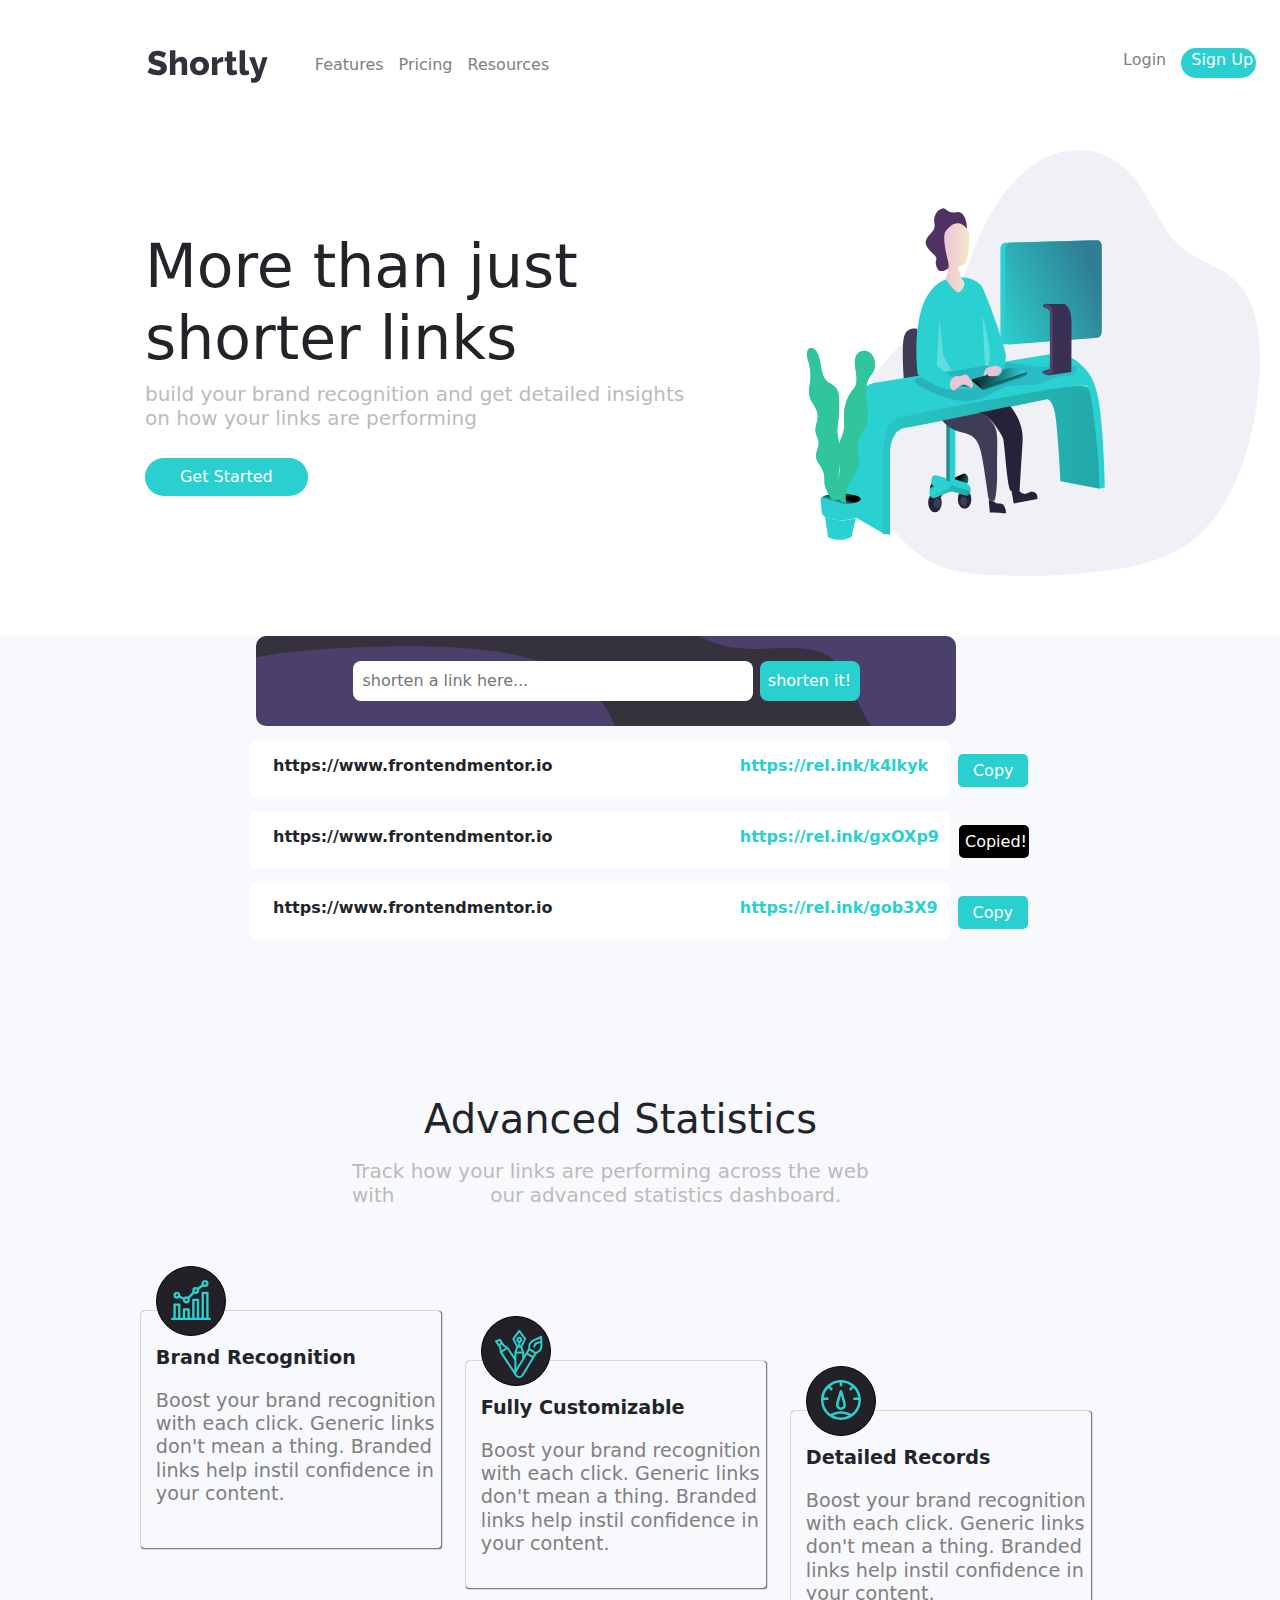
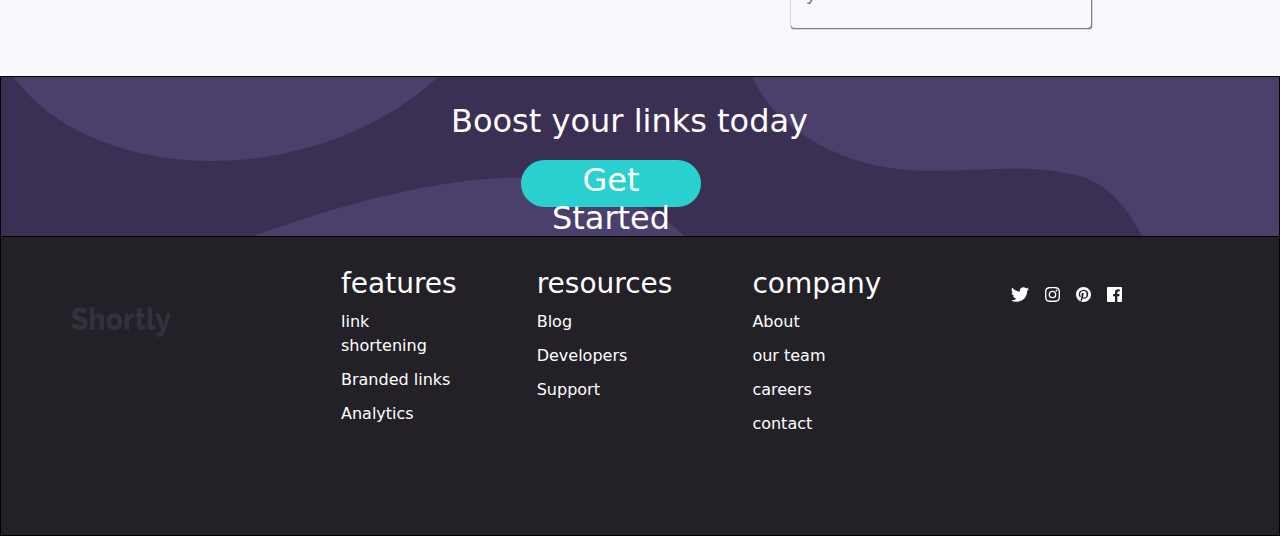
<file: index.html>
<!DOCTYPE html>
<html lang="en">
<head>
    <meta charset="UTF-8">
    <meta name="viewport" content="width=device-width, initial-scale=1.0">
    <link rel="stylesheet" href="./assets/css/index.css">
    <link rel="stylesheet" href="./assets/css/bootstrap-5.0.2-dist/css/bootstrap.css">
    <title>Document</title>
</head>
<body>
    <nav class="heada">
        <div class="head">
            <div class="block-logo">
                <a href="index.html"><img src="./assets/images/logo.svg" alt=""></a>
            </div>
            <div class="elements">
                 <ul>
                
                      <a href="./pages/features.html"><li class="left">Features</li></a>
                     <a href="./pages/pricing.html"><li class="left">Pricing</li></a>
                     <a href="./pages/resources.html"><li class="left">Resources</li></a>
                 </ul>
            </div>
    </div>
    <div class="bell">
        <ul>
            <a href="./users/login.html"><li class="right">Login</li></a>
            <a href="./users/register.html" id="shade"><li class="right">Sign Up</li></a>
            <button class="hidden">click me</button>
        </ul>
    </div>
    </nav>
    <main>
        <div class="landing">
            <div class="text">
                <h1 class="first">More than just shorter links</h1>
                <h5 class="sec">build your brand recognition and get detailed insights on how your links are performing</h5>
                <a href="./users/login.html"><button>Get Started</button></a>
            </div>
            <div class="img">
                <img src="./assets/images/illustration-working.svg" alt="">
            </div>
        </div>

      <div class="back">  

        <div class="break">
            <input class="fear" type="text" placeholder="shorten a link here..." name="abc" required="" >
            <input class="brave" type="submit" value="shorten it!" placeholder="shorten it!" >
        </div>
  
        <div class="general-links">
            <div class="left-link">
                <p>https://www.frontendmentor.io</p>
            </div>
            <div class="right-link">
                <div class="shortened-link">
                    <p>https://rel.ink/k4lkyk</p>
                </div>
                <div class="but">
                    <input type="submit" class="sub" value="Copy">
                </div>
            </div>
        </div>

        <div class="general-links">
            <div class="left-link">
                <p>https://www.frontendmentor.io</p>
            </div>
            <div class="right-link">
                <div class="shortened-link">
                    <p>https://rel.ink/gxOXp9</p>
                </div>
                <div class="bu">
                    <input type="submit" class="sub" value="Copied!">
                </div>
            </div>
        </div>

        <div class="general-links">
            <div class="left-link">
                <p>https://www.frontendmentor.io</p>
            </div>
            <div class="right-link">
                <div class="shortened-link">
                    <p>https://rel.ink/gob3X9</p>
                </div>
                <div class="butt">
                    <input type="submit" class="sub" value="Copy">
                </div>
            </div>
        </div>

        <div class="text1">
            <p><h1 class="text_head">Advanced Statistics</h1></p>
            <h5>Track how your links are performing across the web with  <span> our advanced statistics dashboard.</span></h5>
        </div>
        <div class="blocks">
            <div class="block1">
                <div id="circle" >
                    <img src="./assets/images/icon-brand-recognition.svg" >
                </div>
                <div class="block1-text">
                    <h2 class="bold">Brand Recognition</h2>
                    <h6 class="block1-text-below">
                        Boost your brand recognition with each click. Generic links don't mean a thing. Branded links help instil confidence in your content.
                    </h6>
                </div>
            </div>

            <div class="block2">
                        <div id="circle">
                            <img src="./assets/images/icon-fully-customizable.svg" >
                        </div>
                        <div class="block1-text">
                             <h2 class="bold">Fully Customizable</h2>
                            <h6 class="block1-text-below">
                            Boost your brand recognition with each click. Generic links don't mean a thing. Branded links help instil confidence in your content.
                             </h6>
                         </div>
                
            </div>


            <div class="block3">
                    <div id="circle">
                        <img src="./assets/images/icon-detailed-records.svg" >
                    </div>
                    <div class="block1-text">
                            <h2 class="bold">Detailed Records</h2>
                            <h6 class="block1-text-below">
                                Boost your brand recognition with each click. Generic links don't mean a thing. Branded links help instil confidence in your content.
                            </h6>
                    </div>
                
            </div>
        </div>
    
        <div class="blank">
            <h2 class="bolder">
                Boost your links today
                <a href="./users/login.html"><button>Get Started</button></a>
            </h2>
     
        </div>

      </div>  
    </main>

    <div class="footer">
        <img src="./assets/images/logo.svg" class="footer-logo" alt="">

        <div class="features">
            <h3>features</h3>
            
                <a href=""><li>link shortening</li></a>
                <a href=""><li>Branded links</li></a>
                <a href=""><li>Analytics</li></a>
            
        </div>
        
        <div class="resources">
            <h3>resources</h3>
            <a href=""><li>Blog</li></a>
            <a href=""><li>Developers</li></a>
            <a href=""><li>Support</li></a>
        </div>
        <div class="company">
            <h3>company</h3>
            <a href=""><li>About</li></a>
            <a href=""><li>our team</li></a>
            <a href=""><li>careers</li></a>
            <a href=""><li>contact</li></a>
        </div>

        <div class="icons">
            <img src="./assets/images/icon-twitter.svg" alt="">
            <img src="./assets/images/icon-instagram.svg" alt="">
            <img src="./assets/images/icon-pinterest.svg" alt="">
            <img src="./assets/images/icon-facebook.svg" alt="">
        </div>
        

    </div >
    
  
</body>
</html>
</file>
<file: assets/css/index.css>
*body{
    margin: 0;
    color: black;
}

.heada{
     /* border: 1px solid black; */
     background: white;
     display: flex;
     gap: 50%;
     margin-left: 8.5%;
     margin-right: 12%;
     padding:15px;
     

}
.head ul{
    margin: 15px;
    display: flex;
    gap: 15px;
}
.head{
    display: flex;
    padding: 23px;
}
.block-logo{
    margin-top: 12px;
}

.head ul a li{
    list-style: none;
    color: grey;
    
}
.elements ul a li:hover{
    color: black;
}
#shade:hover{
    /* -moz-transition:color .2s ease-in;
    -o-transition: color .2s ease-in;
    -webkit-transition:color .2s ease-in ; */
    background:hsl(180, 84%, 80%) ;
}
.text a button:hover{
    background:hsl(180, 84%, 80%) ;

}
.break .brave:hover{
    background:hsl(180, 84%, 80%) ;   
}
.bolder a button:hover{
    background:hsl(180, 84%, 80%) ;
}
.icons:hover{
    color: hsl(180, 66%, 49%) ;
}
.features a li:hover{
    color:hsl(180, 66%, 49%) ;
}
.resources a li:hover{
    color:hsl(180, 66%, 49%) ;
}
.company a li:hover{
    color:hsl(180, 66%, 49%) ;
}
.head ul a{
    text-decoration: none;
}

.bell ul{
    margin: 10px;
    display: flex;
    gap: 15px; 
    margin-top: 33px;
}
.bell ul a li{
    list-style: none;
    color: grey;
}
.hidden{
    display: none;
}
#shade{
    /* border: 1px solid black; */
    border-radius: 23px;
    height: 30px;
    width: 75px;
    background:hsl(180, 66%, 49%) ;
}
#shade .right{
    justify-content: center;
    margin-left: 10px;
    color: white;
}
.bell ul a {
    text-decoration: none;
}
.landing{
    margin-left: 45px;
    display: flex;
    
}
.img{
    /* border: 1px solid black; */
    padding: 20px;
    

}
.img img{
    width: 100%;
    height: 100%;
}

.text{
    /* border: 1px solid black; */
    padding: 100px;
}
.text h1{
    /* border: 1px solid black; */
    font-size: 60px;
    font-family:("https://fonts.google.com/specimen/Poppins");
}
.text h5{
    color: #bbb;
    /* border: 1px solid black; */
    font-weight:200px;
    font-size: 20px;
}
.text a{
    width: 100px;
}
.text a button{
    border: none;
    border-radius: 25px;
    text-decoration: none;
    padding: 7px;
    color: white;
    width: 30%;
    background-color:hsl(180, 66%, 49%);
    margin-top: 20px;
}

.back{
    background: #F8F9FD;
}
.break{
    /* border: 1px solid black; */
    margin-left: 20%;
    margin-top: 40px;
    width: 700px;
    height: 90px;
    border-radius: 10px;
    display: flex;
    padding: 25px;
    justify-content: center;
    background-image: url("../images/bg-shorten-desktop.svg");
    background-position: center;
    background-size: cover;
    background-color:hsl(255, 11%, 22%) ;
    gap: 7px;
}
.break .fear{
    color: #9f9d9d;
    padding: 10px;
    border-style: none;
    border-radius: 8px;
    width: 400px;
}
.break .brave{
    width: 100px;
    color: white;
    background-color:hsl(180, 66%, 49%) ;
    border-style: none;
    border-radius: 8px;
}
.general-links{
    /* border: 1px solid black; */
    display: flex;
    box-shadow:1px solid #bbb;
    background: white;
    gap: 27%;
    width: 700px;
    margin-left: 250px;
    padding: 3px;
    margin-top: 15px;
    border-radius: 7px;
    
}
.left-link{
    /* border: 1px solid black; */
    margin-top: 10px;
    margin-left: 20px;
    
}
.left-link p{
    font: bold;
    font-weight: 600;
}
.right-link{
    /* border: 1px solid black; */
    display: flex;
    gap: 20px;
    margin-top: 10px;
}
.shortened-link{
    font: bold;
    font-weight: 600;
    color: hsl(180, 66%, 49%) ;
}




.but input{
    width: 70px;
    background: hsl(180, 66%, 49%);
    border: none;
    border-radius: 5px;
    height: 33px;
    color: white;
    margin-left: 10px;
    
}


.butt input{
    width: 70px;
    background: hsl(180, 66%, 49%);
    border: none;
    border-radius: 5px;
    height: 33px;
    color: white;
    /* margin-left: 10px; */
    
}


.bu input{
    width: 70px;
    background: black;
    border: none;
    border-radius: 5px;
    height: 33px;
    color: white;
    margin-right: 30px;
}



.text1{
    /* border: 1px solid black; */
    margin-left: 30%;
    width: 800px;
    height: 170px;
    margin-top: 100px;
    padding: 40px;
    margin-right: 600px;
}
.text1 h5{
    /* border: 1px solid black; */
    color: #bbb;
    margin-left: -10%;
    width: 73%;
}
 span{
    /* border: 1px solid black; */
    margin-left:17% ;
}
.blocks{
    margin-top: 8%;
    margin-left: 11%;
    margin-bottom: 10%;
    gap: 25px;
    /* justify-content: space-around; */
    display: flex;
    position: relative;
   
    
   
}
.blocks::after{
    content: "";
    /* background-color: rgb(47, 255, 193); */
    position: absolute;
    width: 88%;
    left: 7%;
    top: 130px;
    height: 2%;
    overflow-x: hidden;
    z-index: -3;
    vertical-align:middle;
}
.block1{
    /* border: 1px solid black; */
    box-shadow: .5px .5px 1px .5px grey, .5px .5px 1px .5px grey, .5px .5px 1px .5px grey ;
    width: 300px;
    padding: 15px;
    border-radius: 3px;
    
    
}
.block2{
    
    box-shadow: .5px .5px 1px .5px grey, .5px .5px 1px .5px grey, .5px .5px 1px .5px grey ;
    width: 300px;
    padding: 15px;
    border-radius: 3px;
    margin-top: 50px;
    margin-bottom: -40px;
}
.block3{
    box-shadow: .5px .5px 1px .5px grey, .5px .5px 1px .5px grey, .5px .5px 1px .5px grey ;
    width: 300px;
    padding: 15px;
    border-radius: 3px;
    margin-top: 100px;
    margin-bottom: -80px;
}
.circle{
    border: 1px solid black;
    border-radius: 50%;
    width:22%;
    height: 10vh;
    background-image: url("../images/icon-brand-recognition.svg");
    background-position: center;
    background-size: cover;
    background-repeat: no-repeat;

}
#circle{
    border: 1px solid black;
    border-radius: 50% ;
    width: 70px;
    height: 70px;
    padding: 13px;
    background-color:hsl(260, 8%, 14%) ;
    text-align: center;
    margin-top: -60px;
}

.mini-block{
    border: 1px solid black;
    /* border-radius: 50%;
    width:50px;
    height: 50px;
    margin-top: -13%;
    background-color:hsl(260, 8%, 14%) ; */

}
/* .circle{
    border: 1px solid black;
    border-radius: 50%;
    width:50px;
    height: 50px;
    margin-top: -9%;
    background-image: url("../images/icon-brand-recognition.svg");
    background-size: contain;
    background-repeat: no-repeat;
} */
.block1-text h2{
    /* border: 1px solid black; */
    width: 280px;
    font-size: larger;
    font-weight: 600;
    margin-top: 10px;
font-weight: 600;}
.block1-text h6{
    /* border: 1px solid black; */
    width: 280px;
    font-size: larger;
    color: grey;
    margin-top: 20px;

}
.blank{
    border: 1px solid black;
    width: 100%;
    margin-top: 90px;
    height: 170px;
    background-color:hsl(257, 27%, 26%) ;
    color: white;
    margin-bottom: -90px;
    background-image: url("../images/bg-boost-desktop.svg");
    background-position: center;
    background-size: cover;
    
  
}
.bolder a{
    text-decoration: none;
    text-align: center;

   

   
}
.bolder a button{
    border-radius: 25px;
    border: none;
    text-decoration: none;
    color: white;
    margin-left: 70px; 
    margin-top: 20px;
    width: 180px;
    height: 47px;
    background-color:hsl(180, 66%, 49%);
    display: block;
   

}
.bolder{
    justify-content: center;
    margin-top: 25px;
    margin-left: 450px;
}
.footer{
    display: flex;
    justify-content: space-around;
    margin-top: 80px;
    border: 1px solid black;
    width: 900ppx;
    height: 300px;
    background-color: hsl(260, 8%, 14%);
    gap: 80px;
    
    
}
.footer h3{
    color: white;
    margin-top: 30px;

}
.footer-logo{
    width: 100px;
    height: 30px;
    margin: 70px;
    color: white;
    margin-right: 90px;
}
.features a{
    text-decoration: none;
    color: white;
}
.features a li{
    list-style: none;
    margin-top: 10px;
}
.company a{
    text-decoration: none;
    color: white;
}
.company a li{
    list-style: none;
    margin-top: 10px;

}
.resources a{
    text-decoration: none;
    color: white;
}
.resources a li{
    list-style: none;
    justify-content: space-between;
    margin-top: 10px;

    
}
.icons{
    display: flex;
    gap: 16px;
    width: 200px;
    height: 15px;
    margin: 50px;
    margin-right: 100px;
}
.icons img{
    gap: 10px;
    justify-content: space-between;
}


/* code for smaller screens */

@media screen and (max-width: 900px) {
    body{
        background-color: lightgreen;
    }
    
}
</file>
